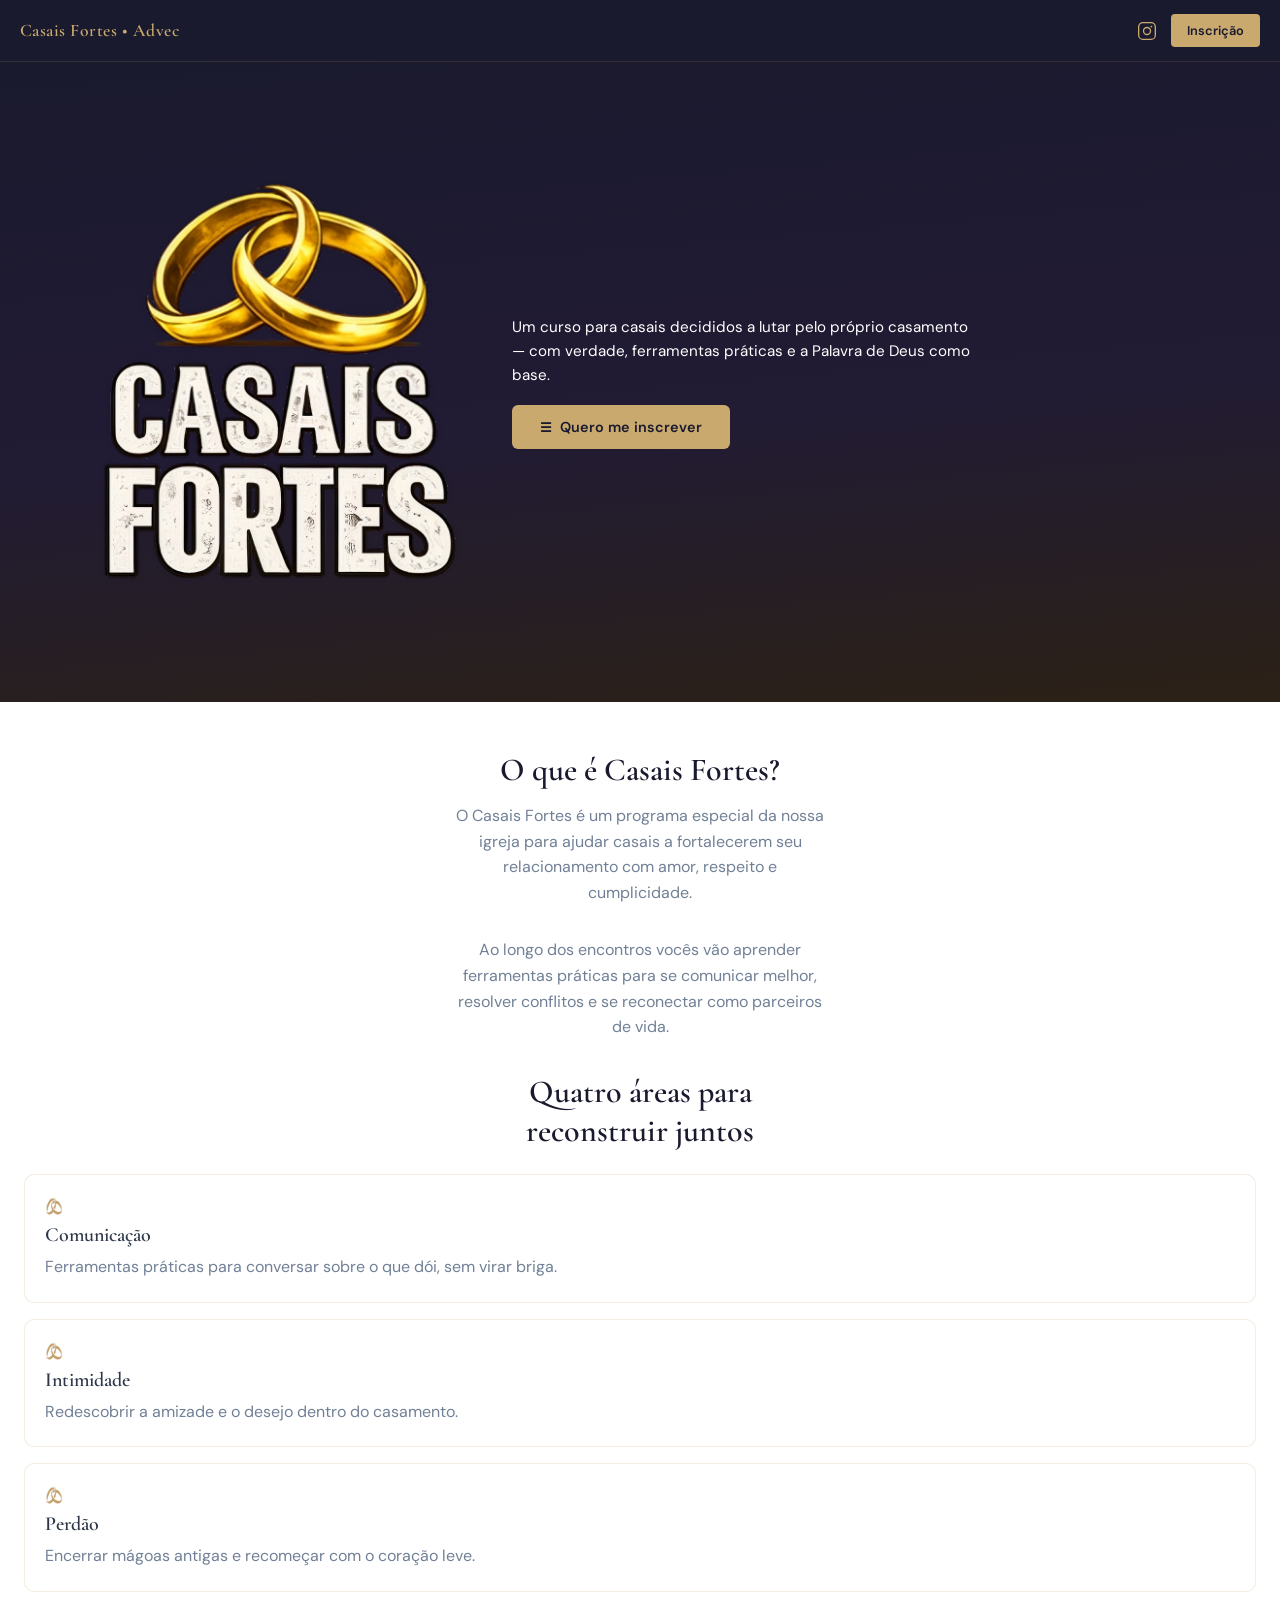
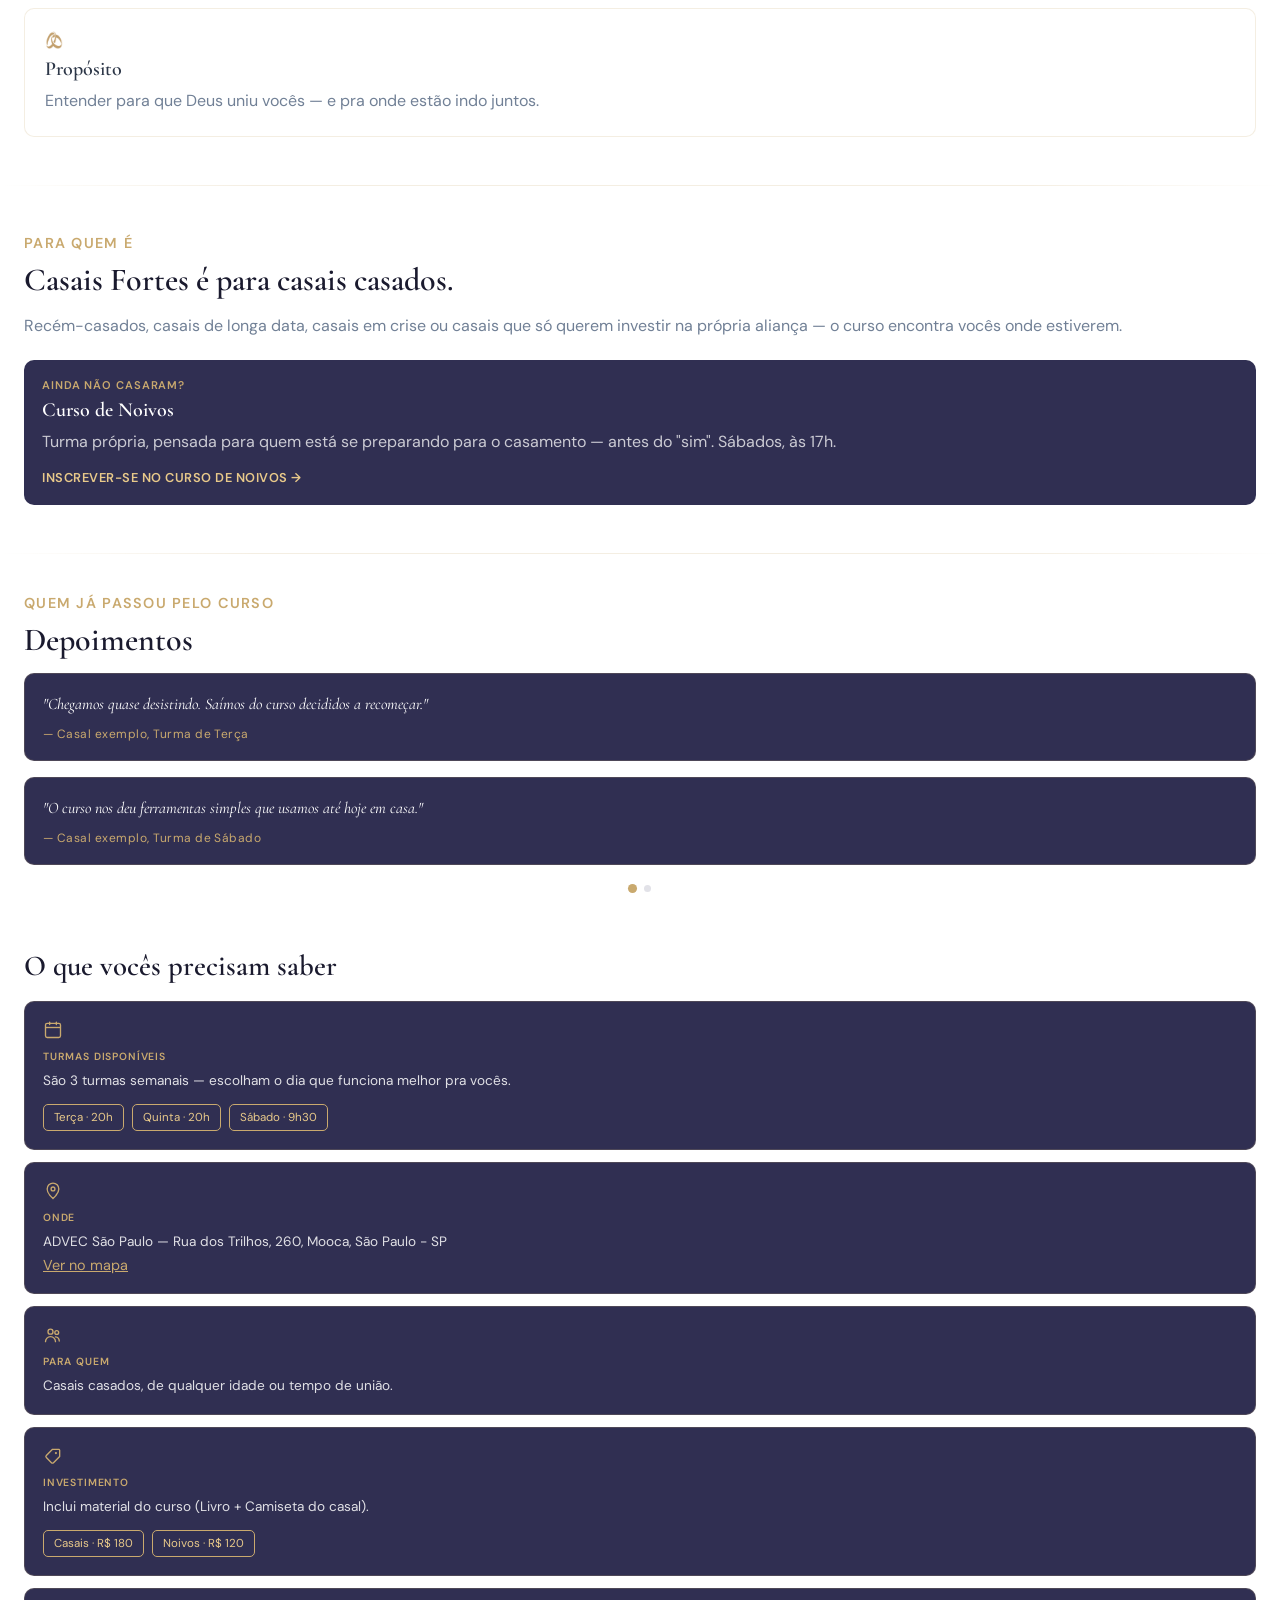
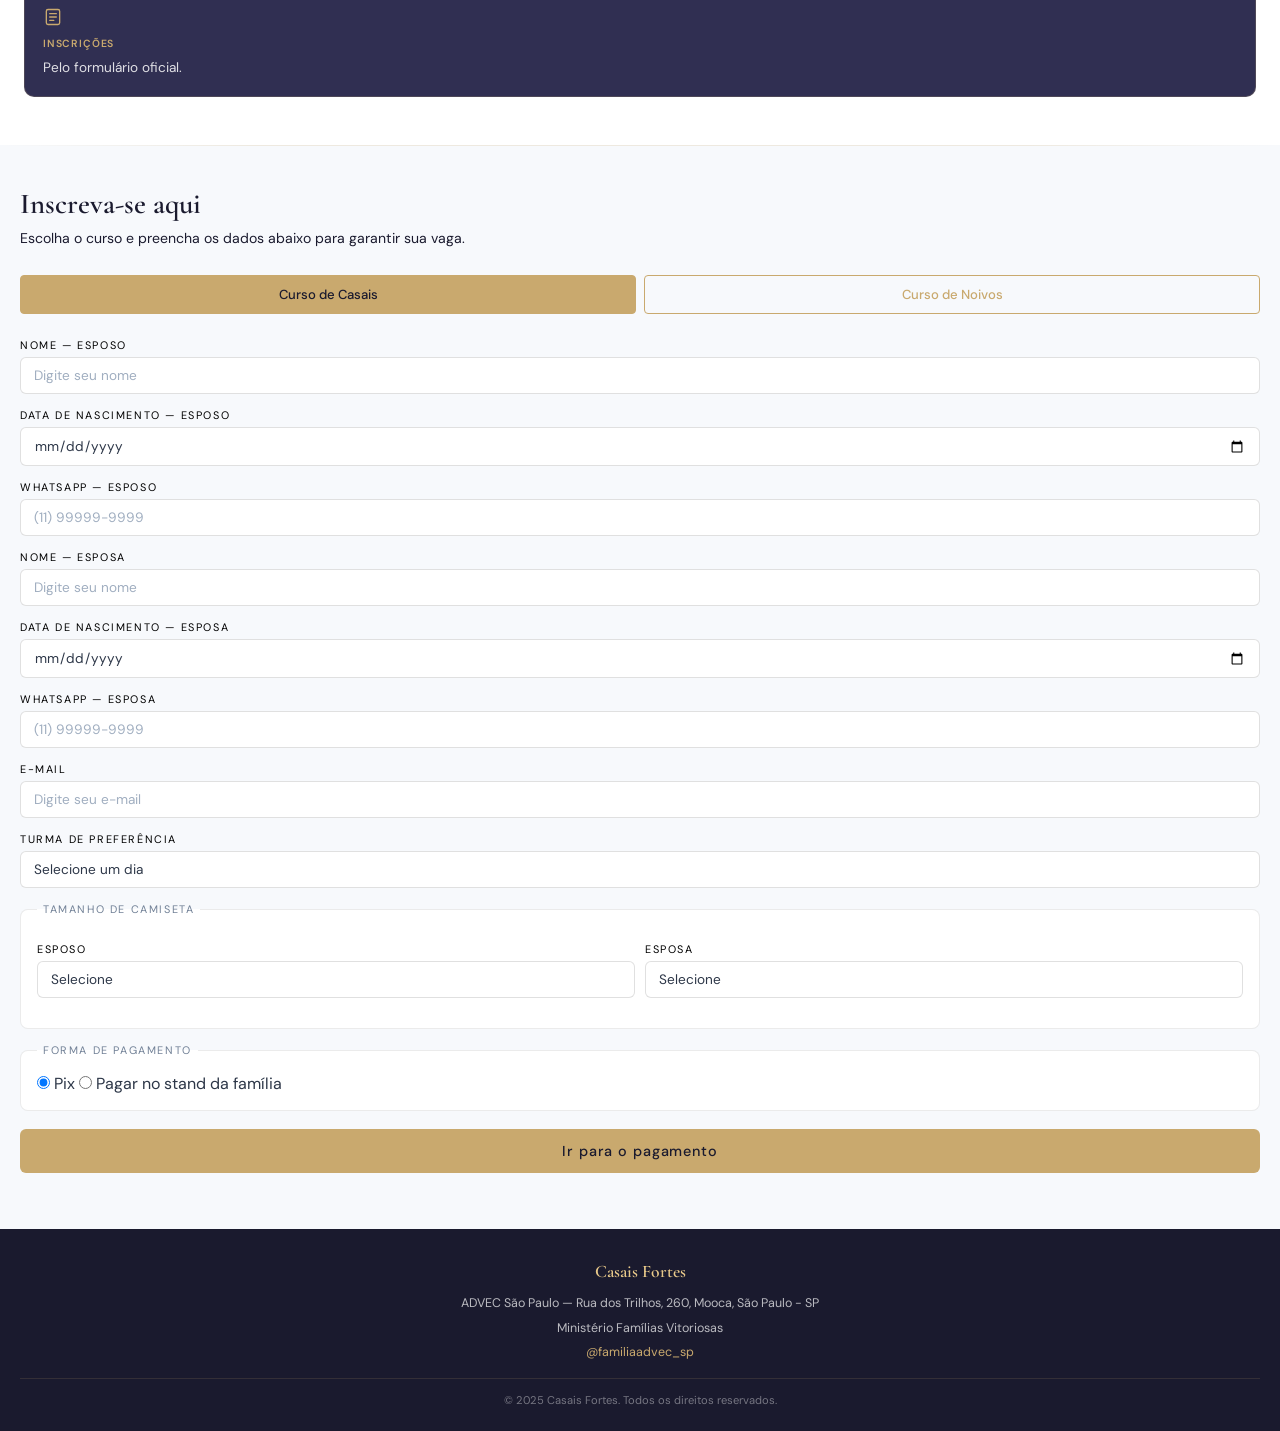
<file: index.html>
<!DOCTYPE html>
<html lang="pt-br">

<head>
  <meta charset="UTF-8">
  <meta name="viewport" content="width=device-width, initial-scale=1.0">
  <title>Casais Fortes • Ministério Famílias Vitoriosas </title>
  <link rel="stylesheet" href="style.css">
  <script src="script.js" defer></script>
  <link rel="icon" type="image/x-icon" href="img/favicon.ico">
  <link rel="preconnect" href="https://fonts.googleapis.com">
  <link rel="preconnect" href="https://fonts.gstatic.com" crossorigin>
  <link
    href="https://fonts.googleapis.com/css2?family=Cormorant+Garamond:wght@500;600;700&family=DM+Sans:wght@400;500;600&display=swap"
    rel="stylesheet">
</head>

<body>
  <header>
    <nav class="menu">
      <div class="logo">
        <a href="#home" class="logo-texto">Casais Fortes • Advec</a>
      </div>
      <div class="menu-acoes">
        <a href="https://instagram.com/familiaadvec_sp" target="_blank" rel="noopener" class="icone-instagram"
          aria-label="Instagram">
          <svg width="20" height="20" viewBox="0 0 24 24" fill="none" xmlns="http://www.w3.org/2000/svg">
            <rect x="2" y="2" width="20" height="20" rx="5" stroke="currentColor" stroke-width="1.6" />
            <circle cx="12" cy="12" r="4.2" stroke="currentColor" stroke-width="1.6" />
            <circle cx="17.3" cy="6.7" r="1.1" fill="currentColor" />
          </svg>
        </a>
        <a href="#inscricao" class="btn-header">Inscrição</a>
      </div>
    </nav>
  </header>
  <main>
    <!-- HERO -->
    <section id="home" class="hero">
       <div class="hero-container">
      <div class="hero-imagem-wrap">
        <img src="img/logo.hero.png" alt="Casais Fortes — um curso para casais que querem crescer juntos"
          class="hero-logo">
      </div>
      <div class="hero-conteudo">
        <p class="hero-texto">Um curso para casais decididos a lutar pelo próprio casamento — com verdade, ferramentas
          práticas e a Palavra de Deus como base.</p>
        <a href="#inscricao" class="btn-hero">Quero me inscrever</a>
      </div>
      </div>
    </section>
    <!-- SOBRE o curso -->
    <article id="sobre" class="sobre">
      <h2>O que é Casais Fortes?</h2>
      <p>O Casais Fortes é um programa especial da nossa igreja para ajudar casais a fortalecerem seu relacionamento com
        amor,
        respeito e cumplicidade.</p>
      <p>Ao longo dos encontros vocês vão aprender ferramentas práticas para se comunicar melhor, resolver conflitos e
        se reconectar como parceiros de vida.</p>
      <h3 class="areas-titulo">Quatro áreas para reconstruir juntos</h3>
      <div class="areas">
        <div class="area">
          <img src="img/favicon.ico" alt="" class="area-icone">
          <h4>Comunicação</h4>
          <p>Ferramentas práticas para conversar sobre o que dói, sem virar briga.</p>
        </div>
        <div class="area">
          <img src="img/favicon.ico" alt="" class="area-icone">
          <h4>Intimidade</h4>
          <p>Redescobrir a amizade e o desejo dentro do casamento.</p>
        </div>
        <div class="area">
          <img src="img/favicon.ico" alt="" class="area-icone">
          <h4>Perdão</h4>
          <p>Encerrar mágoas antigas e recomeçar com o coração leve.</p>
        </div>
        <div class="area">
          <img src="img/favicon.ico" alt="" class="area-icone">
          <h4>Propósito</h4>
          <p>Entender para que Deus uniu vocês — e pra onde estão indo juntos.</p>
        </div>
      </div>
    </article>

    <!-- Para quem é -->
    <section id="para-quem" class="para-quem">
      <span class="section-eyebrow">Para quem é</span>
      <h2>Casais Fortes é para casais casados.</h2>
      <p class="para-quem-texto">Recém-casados, casais de longa data, casais em crise ou casais que só querem investir
        na própria aliança — o curso encontra vocês onde estiverem.</p>

      <div class="noivos-callout">
        <p class="noivos-eyebrow">Ainda não casaram?</p>
        <p class="noivos-titulo">Curso de Noivos</p>
        <p class="noivos-texto">Turma própria, pensada para quem está se preparando para o casamento — antes do "sim".
          Sábados, às 17h.</p>
        <a href="#inscricao" class="noivos-link" onclick="irParaNoivos()">Inscrever-se no curso de noivos →</a>
      </div>
    </section>

    <!-- Depoimentos-->
    <section id="depoimentos" class="depoimentos">
      <span class="section-eyebrow">Quem já passou pelo curso</span>
      <h2>Depoimentos</h2>
      <div class="depoimentos-carrossel">
        <div class="depoimentos-track" id="depoimentos-track">

          <div class="depoimentos-pagina">
            <div class="depoimento-card">
              <p class="depoimento-texto">"Chegamos quase desistindo. Saímos do curso decididos a recomeçar."</p>
              <p class="depoimento-autor">— Casal exemplo, Turma de Terça</p>
            </div>
            <div class="depoimento-card">
              <p class="depoimento-texto">"O curso nos deu ferramentas simples que usamos até hoje em casa."</p>
              <p class="depoimento-autor">— Casal exemplo, Turma de Sábado</p>
            </div>
          </div>
          <div class="depoimentos-pagina">
            <div class="depoimento-card">
              <p class="depoimento-texto">"Aprendemos a brigar sem machucar um ao outro. Parece pouco, mas mudou tudo em
                casa."</p>
              <p class="depoimento-autor">— Casal exemplo, Turma de Quinta</p>
            </div>
            <div class="depoimento-card">
              <p class="depoimento-texto">"Não é teoria. São ferramentas que usamos até hoje, toda semana."</p>
              <p class="depoimento-autor">— Casal exemplo, Turma de Terça</p>
            </div>
          </div>
        </div>
        <div class="depoimentos-dots" id="depoimentos-dots">
          <span class="dot ativo"></span>
          <span class="dot"></span>
        </div>
      </div>
    </section>

    <!-- O que vocês precisam saber -->
    <section id="informacoes" class="informacoes">
      <h2>O que vocês precisam saber</h2>
      <div class="info-grid">
        <div class="info-item">
          <svg class="info-icone" width="20" height="20" viewBox="0 0 24 24" fill="none"
            xmlns="http://www.w3.org/2000/svg">
            <rect x="3" y="4" width="18" height="17" rx="2" stroke="currentColor" stroke-width="1.6" />
            <path d="M3 9h18" stroke="currentColor" stroke-width="1.6" />
            <path d="M8 2.5v3M16 2.5v3" stroke="currentColor" stroke-width="1.6" stroke-linecap="round" />
          </svg>
          <p class="info-titulo">Turmas disponíveis</p>
          <p class="info-texto">São 3 turmas semanais — escolham o dia que funciona melhor pra vocês.</p>
          <div class="info-pills">
            <span class="info-pill">Terça · 20h</span>
            <span class="info-pill">Quinta · 20h</span>
            <span class="info-pill">Sábado · 9h30</span>
          </div>
        </div>

        <div class="info-item">
          <svg class="info-icone" width="20" height="20" viewBox="0 0 24 24" fill="none"
            xmlns="http://www.w3.org/2000/svg">
            <path d="M12 21s-7-6.1-7-11.5A7 7 0 0 1 19 9.5C19 14.9 12 21 12 21Z" stroke="currentColor"
              stroke-width="1.6" />
            <circle cx="12" cy="9.5" r="2.3" stroke="currentColor" stroke-width="1.6" />
          </svg>
          <p class="info-titulo">Onde</p>
          <p class="info-texto">ADVEC São Paulo — Rua dos Trilhos, 260, Mooca, São Paulo - SP</p>
          <a href="https://www.google.com/maps/search/?api=1&query=ADVEC+São+Paulo+Rua+dos+Trilhos+260+Mooca+São+Paulo+SP"
            target="_blank" rel="noopener" class="info-link">Ver no mapa</a>
        </div>

        <div class="info-item">
          <svg class="info-icone" width="20" height="20" viewBox="0 0 24 24" fill="none"
            xmlns="http://www.w3.org/2000/svg">
            <circle cx="9" cy="8" r="3" stroke="currentColor" stroke-width="1.6" />
            <circle cx="16.5" cy="9" r="2.3" stroke="currentColor" stroke-width="1.6" />
            <path d="M3 20c0-3.3 2.7-6 6-6s6 2.7 6 6" stroke="currentColor" stroke-width="1.6" stroke-linecap="round" />
            <path d="M15 14.2c2.5.3 4.5 2.4 4.5 5.1" stroke="currentColor" stroke-width="1.6" stroke-linecap="round" />
          </svg>
          <p class="info-titulo">Para quem</p>
          <p class="info-texto">Casais casados, de qualquer idade ou tempo de união.</p>
        </div>

        <div class="info-item">
          <svg class="info-icone" width="20" height="20" viewBox="0 0 24 24" fill="none"
            xmlns="http://www.w3.org/2000/svg">
            <path d="M20 12.6 12.6 20a1.8 1.8 0 0 1-2.5 0l-6.1-6.1a1.8 1.8 0 0 1 0-2.5L11.4 4H19a1 1 0 0 1 1 1v7.6Z"
              stroke="currentColor" stroke-width="1.6" stroke-linejoin="round" />
            <circle cx="15.5" cy="8.5" r="1.3" fill="currentColor" />
          </svg>
          <p class="info-titulo">Investimento</p>
          <p class="info-texto">Inclui material do curso (Livro + Camiseta do casal).</p>
          <div class="info-pills">
            <span class="info-pill">Casais · R$ 180</span>
            <span class="info-pill">Noivos · R$ 120</span>
          </div>
        </div>

        <div class="info-item">
          <svg class="info-icone" width="20" height="20" viewBox="0 0 24 24" fill="none"
            xmlns="http://www.w3.org/2000/svg">
            <rect x="4" y="3" width="16" height="18" rx="2" stroke="currentColor" stroke-width="1.6" />
            <path d="M8 8h8M8 12h8M8 16h5" stroke="currentColor" stroke-width="1.6" stroke-linecap="round" />
          </svg>
          <p class="info-titulo">Inscrições</p>
          <p class="info-texto">Pelo formulário oficial.</p>
        </div>
      </div>
    </section>

    <!-- Formulário de inscrição-->
    <section id="inscricao">
      <h2>Inscreva-se aqui </h2>
      <p>Escolha o curso e preencha os dados abaixo para garantir sua vaga.</p>

      <!-- ESCOLHA DO CURSO -->
      <div id="escolha-curso">
        <button class="btn-curso ativo" onclick="mostrarFormulario('casais', this)">Curso de Casais</button>
        <button class="btn-curso" onclick="mostrarFormulario('noivos',this)">Curso de Noivos</button>
      </div>

      <!--FORMULÁRIO CASAIS-->
      <div id="form-casais" class="formulario">
        <form action="#" method="post">
          <div class="form-group">
            <label for="nome1">Nome — Esposo</label>
            <input type="text" id="nome1" name="nome1" placeholder="Digite seu nome" required>
          </div>
          <div class="form-group">
            <label for="nasc-esposo">Data de nascimento — Esposo</label>
            <input type="date" id="nasc-esposo" name="nasc1" required>
          </div>
          <div class="form-group">
            <label for="num1">WhatsApp — Esposo</label>
            <input type="tel" id="num1" name="whatsapp1" placeholder="(11) 99999-9999">
          </div>
          <div class="form-group">
            <label for="nome2">Nome — Esposa</label>
            <input type="text" id="nome2" name="nome2" placeholder="Digite seu nome" required>
          </div>
          <div class="form-group">
            <label for="nasc-esposa">Data de nascimento — Esposa</label>
            <input type="date" id="nasc-esposa" name="nasc2" required>
          </div>
          <div class="form-group">
            <label for="num2">WhatsApp — Esposa</label>
            <input type="tel" id="num2" name="whatsapp2" placeholder="(11) 99999-9999">
          </div>
          <div class="form-group">
            <label for="email">E-mail</label>
            <input type="email" id="email" name="email" placeholder="Digite seu e-mail" required>
          </div>
          <div class="form-group">
            <label for="turma">Turma de preferência</label>
            <select id="turma" name="turma" required>
              <option value="">Selecione um dia</option>
              <option value="Terça-feira">Terça-feira</option>
              <option value="Quinta-feira">Quinta-feira</option>
              <option value="Sábado">Sábado</option>
            </select>
          </div>
          <fieldset>
            <legend>Tamanho de camiseta</legend>
            <div class="camiseta-row">
              <div class="form-group">
                <label for="camiseta1">Esposo</label>
                <select id="camiseta1" name="camiseta1">
                  <option value="">Selecione</option>
                  <option value="PP">PP</option>
                  <option value="P">P</option>
                  <option value="M">M</option>
                  <option value="G">G</option>
                  <option value="GG">GG</option>
                  <option value="XGG">XGG</option>
                </select>
              </div>
              <div class="form-group">
                <label for="camiseta2">Esposa</label>
                <select id="camiseta2" name="camiseta2">
                  <option value="">Selecione</option>
                  <option value="PP">PP</option>
                  <option value="P">P</option>
                  <option value="M">M</option>
                  <option value="G">G</option>
                  <option value="GG">GG</option>
                  <option value="XGG">XGG</option>
                </select>
              </div>
            </div>
          </fieldset>
          <fieldset class="pagamento-fieldset">
            <legend>Forma de pagamento</legend>
            <label class="pagamento-opcao">
              <input type="radio" name="pagamento" value="PIX" checked> Pix
            </label>
            <label class="pagamento-opcao">
              <input type="radio" name="pagamento" value="Stand"> Pagar no stand da família
            </label>
          </fieldset>
          <button type="submit" class="btn-submit">Confirmar inscrição</button>
        </form>

        <div class="tela-pix oculto">
          <h3>Pagamento via Pix</h3>
          <p class="pix-valor">Valor: R$ 180,00</p>
          <img src="img/qrcode-pix.png" alt="QR Code Pix" class="pix-qrcode">
          <div class="pix-copiaecola">
            <input type="text" readonly id="pix-codigo-casais"
              value="00020126580014BR.GOV.BCB.PIX013609dc414c-1cde-4002-9317-109f1b85ffb25204000053039865802BR5925Fernando Domingues Montei6009SAO PAULO62140510TxczudkGa76304FA1D">
            <button type="button" class="btn-copiar" onclick="copiarPix('pix-codigo-casais')">Copiar código</button>
          </div>
          <button type="button" class="btn-submit btn-confirmar-pix">Confirmar inscrição</button>
        </div>
      </div>

      <!--FORMULÁRIO NOIVO-->
      <div id="form-noivos" class="formulario oculto">
        <form action="#" method="post">
          <div class="form-group">
            <label for="noivo1">Nome — Noivo </label>
            <input type="text" id="noivo1" name="nome1" placeholder="Digite seu nome" required>
          </div>
          <div class="form-group">
            <label for="nasc-noivo">Data de nascimento — Noivo</label>
            <input type="date" id="nasc-noivo" name="nasc1" required>
          </div>
          <div class="form-group">
            <label for="noivo-num1">WhatsApp — Noivo</label>
            <input type="tel" id="noivo-num1" name="whatsapp1" placeholder="(11) 99999-9999">
          </div>
          <div class="form-group">
            <label for="nome2">Nome — Noiva </label>
            <input type="text" id="noivo2" name="nome2" placeholder="Digite seu nome" required>
          </div>
          <div class="form-group">
            <label for="nasc-noiva">Data de nascimento — Noiva</label>
            <input type="date" id="nasc-noiva" name="nasc2" required>
          </div>
          <div class="form-group">
            <label for="noivo-num2">WhatsApp — Noiva</label>
            <input type="tel" id="noivo-num2" name="whatsapp2" placeholder="(11) 99999-9999">
          </div>
          <div class="form-group">
            <label for="noivo-email">E-mail</label>
            <input type="email" id="noivo-email" name="email" placeholder="Digite seu e-mail" required>
          </div>
          <fieldset>
            <legend>Tamanho de camiseta</legend>
            <div class="camiseta-row">
              <div class="form-group">
                <label for="camiseta-noivo1">Noivo</label>
                <select id="camiseta-noivo1" name="camiseta1">
                  <option value="">Selecione</option>
                  <option value="PP">PP</option>
                  <option value="P">P</option>
                  <option value="M">M</option>
                  <option value="G">G</option>
                  <option value="GG">GG</option>
                  <option value="XGG">XGG</option>
                </select>
              </div>
              <div class="form-group">
                <label for="camiseta-noivo2">Noiva</label>
                <select id="camiseta-noivo2" name="camiseta2">
                  <option value="">Selecione</option>
                  <option value="PP">PP</option>
                  <option value="P">P</option>
                  <option value="M">M</option>
                  <option value="G">G</option>
                  <option value="GG">GG</option>
                  <option value="XGG">XGG</option>
                </select>
              </div>
            </div>
          </fieldset>
          <fieldset class="pagamento-fieldset">
            <legend>Forma de pagamento</legend>
            <label class="pagamento-opcao">
              <input type="radio" name="pagamento" value="PIX" checked> Pix
            </label>
            <label class="pagamento-opcao">
              <input type="radio" name="pagamento" value="Stand"> Pagar no stand da família
            </label>
          </fieldset>
          <button type="submit" class="btn-submit">Confirmar inscrição</button>
        </form>

        <div class="tela-pix oculto">
          <h3>Pagamento via Pix</h3>
          <p class="pix-valor">Valor: R$ 120,00</p>
          <img src="img/qrcode-pix.png" alt="QR Code Pix" class="pix-qrcode">
          <div class="pix-copiaecola">
            <input type="text" readonly id="pix-codigo-noivos"
              value="00020126580014BR.GOV.BCB.PIX013609dc414c-1cde-4002-9317-109f1b85ffb25204000053039865802BR5925Fernando Domingues Montei6009SAO PAULO62140510TxczudkGa76304FA1D">
            <button type="button" class="btn-copiar" onclick="copiarPix('pix-codigo-noivos')">Copiar código</button>
          </div>
          <button type="button" class="btn-submit btn-confirmar-pix">Confirmar inscrição</button>
        </div>
      </div>
    </section>


    <!-- CONFIRMAÇÃO DE INSCRIÇÃO -->
    <div id="confirmacao" class="confirmacao oculto">
      <div class="confirmacao-icone">
        <svg width="22" height="22" viewBox="0 0 24 24" fill="none" xmlns="http://www.w3.org/2000/svg">
          <path d="M5 13l4 4L19 7" stroke="#1a1a2e" stroke-width="2.5" stroke-linecap="round" stroke-linejoin="round" />
        </svg>
      </div>
      <h3 class="confirmacao-titulo">Inscrição recebida!</h3>
      <p class="confirmacao-texto">Em breve entramos em contato pelo WhatsApp com os detalhes do pagamento e do primeiro
        encontro.</p>
      <a href="https://wa.me/5511991132349" target="_blank" rel="noopener" class="confirmacao-btn">
        <svg width="16" height="16" viewBox="0 0 24 24" fill="currentColor" xmlns="http://www.w3.org/2000/svg">
          <path
            d="M12 2a10 10 0 0 0-8.6 15L2 22l5.2-1.4A10 10 0 1 0 12 2Zm0 18a8 8 0 0 1-4.1-1.1l-.3-.2-3.1.8.8-3-.2-.3A8 8 0 1 1 12 20Zm4.4-5.9c-.2-.1-1.4-.7-1.6-.8-.2-.1-.4-.1-.5.1-.2.2-.6.8-.8 1-.1.2-.3.2-.5.1-.2-.1-1-.4-1.9-1.2-.7-.6-1.2-1.4-1.3-1.6-.1-.2 0-.4.1-.5l.4-.4c.1-.1.2-.3.2-.4.1-.2 0-.3 0-.4l-.7-1.7c-.2-.4-.4-.4-.5-.4h-.5c-.2 0-.4.1-.6.3-.2.2-.8.8-.8 1.9s.8 2.2.9 2.4c.1.2 1.6 2.4 3.8 3.4.5.2.9.4 1.2.5.5.2 1 .1 1.3-.1.4-.2 1.2-.5 1.4-1 .2-.5.2-.9.1-1Z" />
        </svg>
        Falar no WhatsApp
      </a>
    </div>
    </section>
  </main>

  <footer>
    <p class="footer-nome">Casais Fortes</p>
    <div class="footer-info">
      <p>ADVEC São Paulo — Rua dos Trilhos, 260, Mooca, São Paulo - SP</p>
      <p>Ministério Famílias Vitoriosas</p>
      <a href="https://instagram.com/familiaadvec_sp" target="_blank" rel="noopener"
        class="footer-instagram">@familiaadvec_sp</a>
    </div>

    <div class="footer-copyright">
      <p>&copy; 2025 Casais Fortes. Todos os direitos reservados.</p>
    </div>
  </footer>

</body>

</html>
</file>
<file: style.css>
:root {
    /* Cores Principais (Identidade) */
    --fundo-escuro: #1a1a2e;    /* O azul-escuro predominante */
    --fundo-escuro-claro:#302f52;
    --destaque-ouro: #C9A96E; 
    --ouro-claro: #e8c98a;  /* O dourado para botões, links ativos e títulos */
    --fundo-claro: #ffffff;     /* Branco para seções de contraste */
    --fundo-alternativo: #f7f9fc; /* Um cinza bem claro para quebrar a monotonia */

    /* Cores de Texto */
    --texto-claro: #ffffff;     /* Texto sobre o fundo escuro */
    --texto-escuro: #2d3748;    /* Texto principal sobre o fundo claro */
    --texto-mutado: #718096;    /* Para placeholders e textos secundários */
    --borda-suave: rgba(201, 169, 110, 0.2);

    /*Fontes*/
    --fonte-titulo: 'Cormorant Garamond', serif;
    --fonte-corpo: 'DM Sans', sans-serif;
}
* {
    box-sizing: border-box;
    margin: 0;
    padding: 0;
}
html{
    scroll-behavior: smooth;
}

body{
    margin: 0;
    padding: 0;
    font-family: var(--fonte-corpo);
    color: var(--texto-escuro);
    -webkit-font-smoothing: antialiased;
}

/*----HEADER -----*/
header{
    background-color: var(--fundo-escuro);
    position: sticky;
    top: 0;
    z-index: 100;
    border-bottom: 1px solid rgba(201, 169, 110, 0.15);
}

/* ---MENU --- */
nav.menu{
    width: 100%;
    padding: 14px 20px;
    display: flex;
    align-items: center;
    justify-content: space-between;
}

/*---LOGO---*/
.logo{
    display: flex;
    align-items: center;
}
.logo-texto{
    font-family: var(--fonte-titulo);
    font-size: 1.1rem;
    font-weight: 600;
    color: var(--destaque-ouro);
    letter-spacing: 0.03rem;
    text-decoration: none;
    -webkit-tap-highlight-color: transparent;
    outline: none;


}
/*---HEADER*/
.menu-acoes{
    display: flex;
    align-items: center;
    gap: 14px;
}
.icone-instagram{
    color: var(--destaque-ouro);
    display: flex;
    transition: color 0.2s ease;
}
.icone-instagram:hover{
    color: var(--ouro-claro);
    transform: scale(1.08);
}
.btn-header{
    background: var(--destaque-ouro);
    color: var(--fundo-escuro);
    text-decoration: none;
    font-size: 0.8rem;
    font-weight: 600;
    padding: 8px 16px;
    border-radius: 4px;
    transition: background-color 0.3s ease;
}
.btn-header:hover{
    background: var(--ouro-claro);
    transform: scale(1.05);
}

/*---HERO---*/
.hero{
    background: linear-gradient(175deg, var(--fundo-escuro) 0%, #211b34 55%, #2b2116 100%);
    color: var(--texto-claro);
    padding: 20px 0 28px;
    text-align: left;
    display: flex;
    flex-direction: column;
    align-items: flex-start;
    overflow: hidden;
}

/* Imagem colada na borda esquerda, sem sobrepor nada */
.hero-imagem-wrap{
    width: 68%;
    max-width: 280px;
    margin: -8px 0 10px -8px; /* puxa levemente pra fora */
    position: relative;
}
.hero-logo{
    position: relative;
    z-index: 1;
    width: 100%;
    height: auto;
    display: block;
    animation: heroFloat 1s ease-out;
}
@keyframes heroFloat{
    from{ opacity: 0; transform: translateY(16px); }
    to{ opacity: 1; transform: translateY(0); }
}
    

.hero-conteudo{
    padding: 0 24px;
}
.hero-texto{
    font-size: 1rem;
    line-height: 1.6;
    color: var(--texto-claro);
    max-width: 34ch;
    margin-bottom: 18px;
}
.btn-hero{
    display: inline-flex;
    align-items: center;
    gap: 8px;
    background: var(--destaque-ouro);
    color: var(--fundo-escuro);
    text-decoration: none;
    font-weight: 600;
    font-size: 0.9rem;
    padding: 13px 28px;
    border-radius: 6px;
    transition: background-color 0.3s ease, transform 0.2s ease;
}
.btn-hero::before{
    content: "☰";
    font-size: 0.8rem;
}
.btn-hero:hover{
    background: var(--ouro-claro);
    transform: scale(1.05);
}

/*---SOBRE---*/
.sobre{
    padding: 48px 24px;
    background: var(--fundo-claro);
    text-align:center;
    
}
.sobre h2{
    font-family: var(--fonte-titulo);
    font-size: 2rem;
    font-weight: 600;
    color: var(--fundo-escuro);
    margin-bottom: 14px;
}
.sobre > p{
    font-size: 1rem;
    line-height: 1.6;
    color: var(--texto-mutado);
    max-width: 34ch;
    margin: 0 auto 32px;
}
.areas-titulo{
    font-family: var(--fonte-titulo);
    font-size: 2rem;
    font-weight: 600;
    color: var(--fundo-escuro);
    max-width: 22ch;
    margin: 0 auto 24px;
}
.areas{
    display: grid;
    grid-template-columns: 1fr;
    gap: 16px;
    text-align: left;
}
.area{
    opacity: 0;
    transform: translateY(24px);
    padding: 22px 20px;
    border: 1px solid var(--borda-suave);
    border-radius: 10px;
    background: var(--fundo-claro);
    text-align: left;
    transition: opacity 0.6s ease, transform 0.6s ease, box-shadow 0.25s ease, border-color 0.25s ease;
}
.area.visivel{
    opacity: 1;
    transform: translateY(0);
}
.area:hover{
    transform: translateY(-4px);
    box-shadow: 0 8px 20px rgba(26, 26, 46, 0.1);
}
.area-icone{
    display: block;
    width: 18px;
    height: 18px;
    margin-bottom: 8px;
}
.area h4{
    font-family: var(--fonte-titulo);
    font-size: 1.25rem;
    font-weight: 600;
    color: var(--texto-escuro);
    margin-bottom: 8px;
}
.area p{
    font-size: 1rem;
    line-height: 1.55;
    color: var(--texto-mutado)
}
/*---PARA QUEM---*/
.para-quem{
    padding: 48px 24px;
    background: var(--fundo-claro);
    border-top: 1px solid transparent;
    border-image: linear-gradient(90deg, transparent, var(--borda-suave) 20%, var(--borda-suave) 80%, transparent) 1;
}
.para-quem .section-eyebrow{
    display: block;
    font-size: 0.9rem;
    letter-spacing: 0.08rem;
    text-transform: uppercase;
    color: var(--destaque-ouro);
    font-weight: 600;
    margin-bottom: 10px;
}
.para-quem h2{
    font-family: var(--fonte-titulo);
    font-size: 2rem;
    font-weight: 600;
    color: var(--fundo-escuro);
    line-height: 1.15;
    margin-bottom: 14px;
}
.para-quem-texto{
    font-size: 1rem;
    color: var(--texto-mutado);
    line-height: 1.6;
    margin-bottom: 22px;
}

.noivos-callout{
    background: var(--fundo-escuro-claro);
    border-radius: 10px;
    padding: 18px;
}
.noivos-eyebrow{
    font-size: 0.7rem;
    letter-spacing: 0.08em;
    text-transform: uppercase;
    color: var(--destaque-ouro);
    font-weight: 600;
    margin-bottom: 6px;
}
.noivos-titulo{
    font-family: var(--fonte-titulo);
    font-size: 1.25rem;
    font-weight: 600;
    color: var(--texto-claro);
    margin-bottom: 8px;
}
.noivos-texto{
    font-size: 1rem;
    color: rgba(255,255,255,0.75);
    line-height: 1.5;
    margin-bottom: 12px;
}
.noivos-link{
    font-size: 0.8rem;
    letter-spacing: 0.04em;
    text-transform: uppercase;
    color: var(--ouro-claro);
    font-weight: 600;
    text-decoration: none;
    cursor: pointer;
}
.noivos-link:hover{
    text-decoration: underline;
}


/*---DEPOIMENTOS---*/
.depoimentos{
    padding: 40px 24px 28px;
    background: var(--fundo-claro);
    text-align: left;
    border-top: 1px solid transparent;
    border-image: linear-gradient(90deg, transparent, var(--borda-suave) 20%, var(--borda-suave) 80%, transparent) 1;
}
.depoimentos .section-eyebrow{
    display: block;
    font-size: 0.9rem;
    letter-spacing: 0.08rem;
    text-transform: uppercase;
    font-weight: 600;
    margin-bottom: 10px;
    color: var(--destaque-ouro);
}
.depoimentos h2{
    font-family: var(--fonte-titulo);
    font-size: 2rem;
    font-weight: 600;
    color: var(--fundo-escuro);
    line-height: 1.15;
    margin-bottom: 14px;
}

.depoimentos-track{
    display: flex;
    overflow-x: auto;
    scroll-snap-type: x mandatory;
    scroll-behavior: smooth;
}
.depoimentos-track::-webkit-scrollbar{
    display: none;
}
.depoimentos-track{
    scrollbar-width: none;
}

.depoimentos-pagina{
    flex: 0 0 100%;
    scroll-snap-align: start;
    display: flex;
    flex-direction: column;
    gap: 16px;
}

.depoimento-card{
    background: #302f52;
    border: 1px solid var(--borda-suave);
    border-radius: 10px;
    padding: 18px;
    text-align: left;
}
.depoimento-texto{
    font-family: var(--fonte-titulo);
    font-size: 1rem;
    font-style: italic;
    line-height: 1.5;
    color: var(--texto-claro);
    margin-bottom: 10px;
}
.depoimento-autor{
    font-size: 0.75rem;
    letter-spacing: 0.04em;
    color: var(--destaque-ouro);
}

.depoimentos-dots{
    display: flex;
    justify-content: center;
    gap: 8px;
    margin-top: 20px;
}
.dot{
    width: 7px;
    height: 7px;
    border-radius: 50%;
    background: #e2e2e8;
    transition: background-color 0.25s ease, transform 0.25s ease;
}
.dot.ativo{
    background: var(--destaque-ouro);
    transform: scale(1.3);
} 
/*---INFORMAÇÕES---*/
.informacoes{
    padding: 28px 24px 48px;
    background: var(--fundo-claro);
    
}
.informacoes h2{
    font-family: var(--fonte-titulo);
    font-size: 1.8rem;
    font-weight: 600;
    color: var(--fundo-escuro);
    margin-bottom: 18px;
}

.info-grid{
    display: flex;
    flex-direction: column;
    gap: 12px;
}

.info-item{
    background: var(--fundo-escuro-claro);
    border: 1px solid var(--borda-suave);
    border-radius: 10px;
    padding: 18px;
}

.info-icone{
    display: block;
    color: var(--destaque-ouro);
    margin-bottom: 10px;
}

.info-titulo{
    font-size: 0.65rem;
    letter-spacing: 0.08em;
    text-transform: uppercase;
    color: var(--destaque-ouro);
    font-weight: 600;
    margin-bottom: 8px;
}
.info-texto{
    font-size: 0.85rem;
    color: rgba(255,255,255,0.85);
    line-height: 1.5;
}

.info-pills{
    display: flex;
    flex-wrap: wrap;
    gap: 8px;
    margin-top: 12px;
}
.info-pill{
    border: 1px solid var(--destaque-ouro);
    color: var(--ouro-claro);
    font-size: 0.72rem;
    padding: 5px 10px;
    border-radius: 5px;
}
.info-link {
    display: inline-block;
    margin-top: 4px;
    font-size: 0.9rem;
    color: var(--destaque-ouro) ;
    text-decoration: underline;
}

.confirmacao{
    background: var(--fundo-escuro);
    border-radius: 10px;
    padding: 40px 24px;
    text-align: center;
    margin-bottom: 24px;
}
.confirmacao-icone{
    width: 48px;
    height: 48px;
    margin: 0 auto 18px;
    border-radius: 50%;
    background: var(--destaque-ouro);
    display: flex;
    align-items: center;
    justify-content: center;
}
.confirmacao-titulo{
    font-family: var(--fonte-titulo);
    font-size: 1.5rem;
    font-weight: 600;
    color: var(--texto-claro);
    margin-bottom: 12px;
}
.confirmacao-texto{
    font-size: 0.9rem;
    line-height: 1.6;
    color: rgba(255,255,255,0.75);
    max-width: 32ch;
    margin: 0 auto 24px;
}
.confirmacao-btn{
    display: inline-flex;
    align-items: center;
    gap: 8px;
    background: var(--destaque-ouro);
    color: var(--fundo-escuro);
    text-decoration: none;
    font-weight: 600;
    font-size: 0.9rem;
    padding: 12px 24px;
    border-radius: 6px;
    transition: background-color 0.3s ease, transform 0.2s ease;
}
.confirmacao-btn:hover{
    background: var(--ouro-claro);
    transform: scale(1.05);
}


/*---FOOTER---*/
footer{
    background: var(--fundo-escuro);
    color: rgba(255,255,255,0.6);
    text-align: center;
    padding: 28px 20px;
}
footer p{
    font-size: 0.75rem;
}


/*---INSCRIÇÃO---*/
#inscricao{
    padding: 40px 20px 56px;
    background: var(--fundo-alternativo);
    border-top: 1px solid transparent;
    border-image: linear-gradient(90deg, transparent, var(--borda-suave) 20%, var(--borda-suave) 80%, transparent) 1;
}

#inscricao h2{
    font-family: 'Cormorant Garamond', serif;
    font-size: 1.8rem;
    font-weight: 600;
    color: var(--fundo-escuro);
    margin-bottom: 8px;
}
#inscricao > p{
    font-size: 0.88rem;
    color: var(--fundo-escuro);
    margin-bottom: 28px;
}

/*TABS DE CURSO*/
#escolha-curso{
    gap: 8px;
    margin-bottom: 24px;
}
#escolha-curso:not(.oculto){
    display: flex;
}
.btn-curso{
    flex: 1;
    padding: 10px;
    border-radius: 4px;
    border: 1px solid var(--destaque-ouro);
    background: transparent;
    color: var(--destaque-ouro);
    font-family: 'DM Sans', sans-serif;
    font-size: 0.82rem;
    font-weight: 500;
    cursor: pointer;
    transition: all 0.25s ease;
}
.btn-curso.ativo,
.btn-curso:hover{
    background: var(--destaque-ouro);
    color: var(--fundo-escuro);
}
/*OCULTO*/
.oculto{
    display: none;
}
/* FORM GROUP */
.form-group{
    margin-bottom: 14px;
}
.form-group label{
    display: block;
    font-size: 0.68rem;
    letter-spacing: 0.1rem;
    text-transform: uppercase;
    color: black;
    margin-bottom: 5px;
}
.form-group input,
.form-group select {
    width: 100%;
    padding: 9px 13px;
    border: 1px solid rgba(0, 0, 0, 0.12);
    border-radius: 6px;
    background-color: #ffffff;
    color: var(--texto-escuro);
    font-family: 'DM Sans', sans-serif;
    font-size: 0.85rem;
    outline: none;
    box-sizing: border-box;
    transition: border-color 0.3s ease, box-shadow 0.3s ease;
    appearance: none;
}
.form-group input:focus,
.form-group select:focus{
    border-color: var(--destaque-ouro);
    box-shadow: 0 0 0 3px rgba(201, 169, 110, 0.15);
}
.form-group input::placeholder {
    color:#a0aec0;
    font-size: 0.85rem;
}

/*ESCOLHA CAMISETA*/
fieldset{
    border:1px solid rgba(0, 0, 0, 0.08);
    border-radius: 8px;
    padding: 16px;
    margin-bottom: 14px;
    background: #ffffff;
    position: relative;
}

fieldset legend{
    font-family: 'DM Sans', sans-serif;
    font-size: 0.68rem;
    letter-spacing: 0.1rem;
    text-transform: uppercase;
    color: var(--texto-mutado);
    padding: 0 6px;

}
.camiseta-row{
    display: grid;
    grid-template-columns: 1fr 1fr;
    gap: 10px;
    margin-top: 10px;
}

/*BOTÃO SUBMIT*/
.btn-submit{
    width: 100%;
    padding: 13px;
    background: var(--destaque-ouro);
    color: var(--fundo-escuro);
    font-family: 'DM Sans', sans-serif;
    font-size: 0.9rem;
    font-weight: 500;
    letter-spacing: 0.06em;
    border: none;
    border-radius: 6px;
    cursor: pointer;
    margin-top: 4px;
    transition: background-color 0.3s ease, transform 0.2s ease;
}
.btn-submit:hover{
    background: var(--ouro-claro);
    transform: translateY(-1px);
}
@media (min-width: 600px){
    .hero{
        flex-direction: row;
        align-items: center;
        justify-content: center;
        min-height: 560px;
        padding: 40px 32px;
    }
    .hero-container{
        display: flex;
        align-items: center;
        gap: 32px;
        max-width: 1120px;
        width: 100%;
    }
    .hero-imagem-wrap{
        width: 40%;
        max-width: 320px;
        margin: 0;
        flex-shrink: 0;
    }
    .hero-conteudo{
        padding: 0;
    }
    .hero-texto{
        max-width: 42ch;
        font-size: 0.95rem;
    }
}

@media (min-width: 1024px){
    .hero{
        min-height: 640px;
        padding: 64px 24px;
        max-width: none;   
        margin: 0;             
    }
    .hero-imagem-wrap{
        max-width: 400px;
    }
    .hero-texto{
        max-width: 46ch;
    }
}

/*---FOOTER---*/
footer{
    background: var(--fundo-escuro);
    text-align: center;
    padding: 32px 20px 24px;
}
.footer-nome{
    font-family: var(--fonte-titulo);
    font-size: 1.1rem;
    font-weight: 600;
    color: var(--ouro-claro);
    margin-bottom: 12px;
}
.footer-info{
    display: flex;
    flex-direction: column;
    gap: 6px;
    margin-bottom: 18px;
}
.footer-info p{
    font-size: 0.78rem;
    color: rgba(255,255,255,0.7);
    line-height: 1.5;
}
.footer-instagram{
    font-size: 0.78rem;
    color: var(--destaque-ouro);
    text-decoration: none;
}
.footer-instagram:hover{
    text-decoration: underline;
}
.footer-copyright{
    border-top: 1px solid rgba(201, 169, 110, 0.15);
    padding-top: 14px;
}
.footer-copyright p{
    font-size: 0.7rem;
    color: rgba(255,255,255,0.4);
}

.msg-sucesso{
    margin-top: 14px;
    padding: 12px 16px;
    background: rgba(201, 169, 110, 0.12);
    border: 1px solid var(--destaque-ouro);
    border-radius: 6px;
    color: var(--fundo-escuro);
    font-size: 0.85rem;
    font-weight: 500;
    text-align: center;
}

.tela-pix {
    text-align: center;
    padding: 20px;
}

.pix-qrcode {
    max-width: 220px;
    width: 100%;
    height: auto;
    display: block;
    margin: 12px auto;
    border-radius: 8px;
}

.pix-valor {
    font-weight: 600;
    margin-bottom: 8px;
}

.pix-copiaecola {
    display: flex;
    flex-direction: column;
    gap: 8px;
    margin: 16px 0;
}

.pix-copiaecola input {
    padding: 10px;
    border: 1px solid #ccc;
    border-radius: 6px;
    font-size: 0.85rem;
    text-align: center;
    width: 100%;
    box-sizing: border-box;
}

.btn-copiar {
    padding: 10px;
    border-radius: 6px;
    border: none;
    cursor: pointer;
}
</file>
